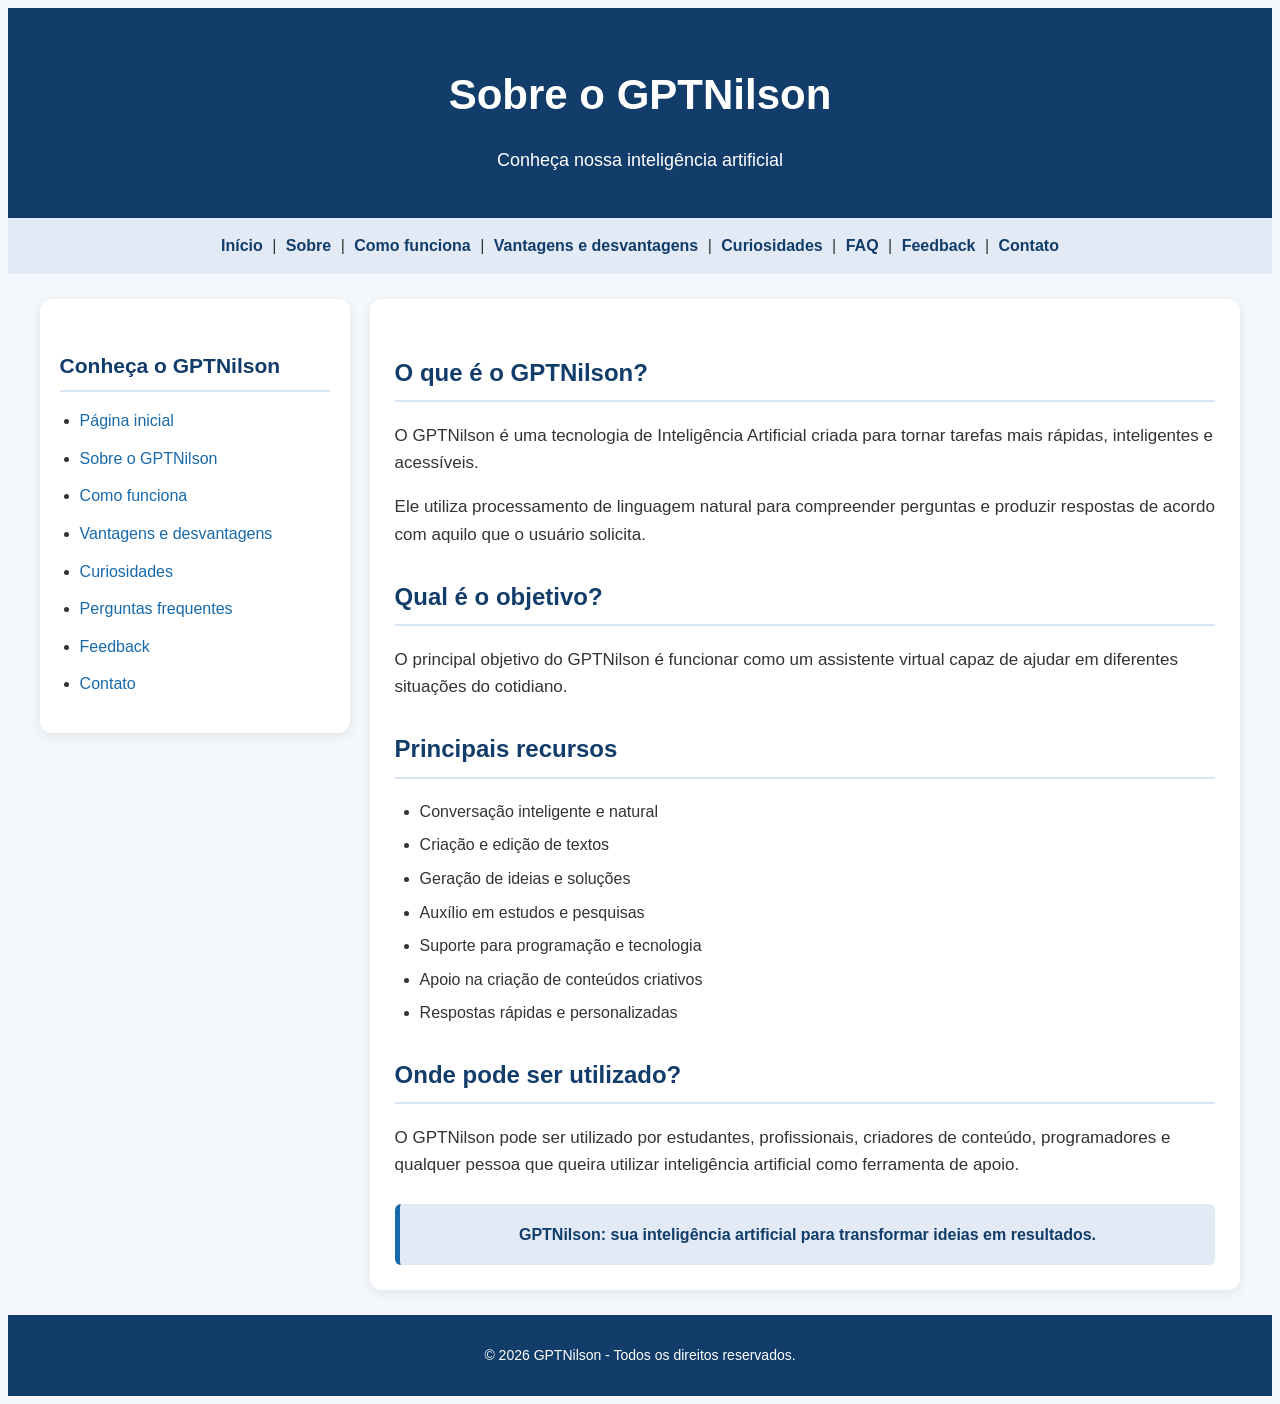
<file: about.html>
<!DOCTYPE html>
<html lang="pt-BR">
<head>
    <meta charset="UTF-8">
    <meta name="viewport" content="width=device-width, initial-scale=1.0">
    <title>Sobre o GPTNilson</title>
    <link rel="stylesheet" href="style.css">
</head>

<body>

    <header>
        <h1>Sobre o GPTNilson</h1>
        <p>Conheça nossa inteligência artificial</p>
    </header>

    <nav>
        <a href="index.html">Início</a> |
        <a href="about.html">Sobre</a> |
        <a href="como-funciona.html">Como funciona</a> |
        <a href="vantagens.html">Vantagens e desvantagens</a> |
        <a href="curiosidades.html">Curiosidades</a> |
        <a href="faq.html">FAQ</a> |
        <a href="feedback.html">Feedback</a> |
        <a href="contato.html">Contato</a>
    </nav>

    <div class="container">

        <aside>
            <h2>Conheça o GPTNilson</h2>
            <ul>
                <li><a href="index.html">Página inicial</a></li>
                <li><a href="about.html">Sobre o GPTNilson</a></li>
                <li><a href="como-funciona.html">Como funciona</a></li>
                <li><a href="vantagens.html">Vantagens e desvantagens</a></li>
                <li><a href="curiosidades.html">Curiosidades</a></li>
                <li><a href="faq.html">Perguntas frequentes</a></li>
                <li><a href="feedback.html">Feedback</a></li>
                <li><a href="contato.html">Contato</a></li>
            </ul>
        </aside>

        <main>

            <h2>O que é o GPTNilson?</h2>

            <p>
                O GPTNilson é uma tecnologia de Inteligência Artificial criada
                para tornar tarefas mais rápidas, inteligentes e acessíveis.
            </p>

            <p>
                Ele utiliza processamento de linguagem natural para compreender
                perguntas e produzir respostas de acordo com aquilo que o usuário
                solicita.
            </p>

            <h2>Qual é o objetivo?</h2>

            <p>
                O principal objetivo do GPTNilson é funcionar como um assistente
                virtual capaz de ajudar em diferentes situações do cotidiano.
            </p>

            <h2>Principais recursos</h2>

            <ul>
                <li>Conversação inteligente e natural</li>
                <li>Criação e edição de textos</li>
                <li>Geração de ideias e soluções</li>
                <li>Auxílio em estudos e pesquisas</li>
                <li>Suporte para programação e tecnologia</li>
                <li>Apoio na criação de conteúdos criativos</li>
                <li>Respostas rápidas e personalizadas</li>
            </ul>

            <h2>Onde pode ser utilizado?</h2>

            <p>
                O GPTNilson pode ser utilizado por estudantes, profissionais,
                criadores de conteúdo, programadores e qualquer pessoa que queira
                utilizar inteligência artificial como ferramenta de apoio.
            </p>

            <div class="destaque">
                GPTNilson: sua inteligência artificial para transformar
                ideias em resultados.
            </div>

        </main>

    </div>

    <footer>
        <p>&copy; 2026 GPTNilson - Todos os direitos reservados.</p>
    </footer>

</body>
</html>
</file>
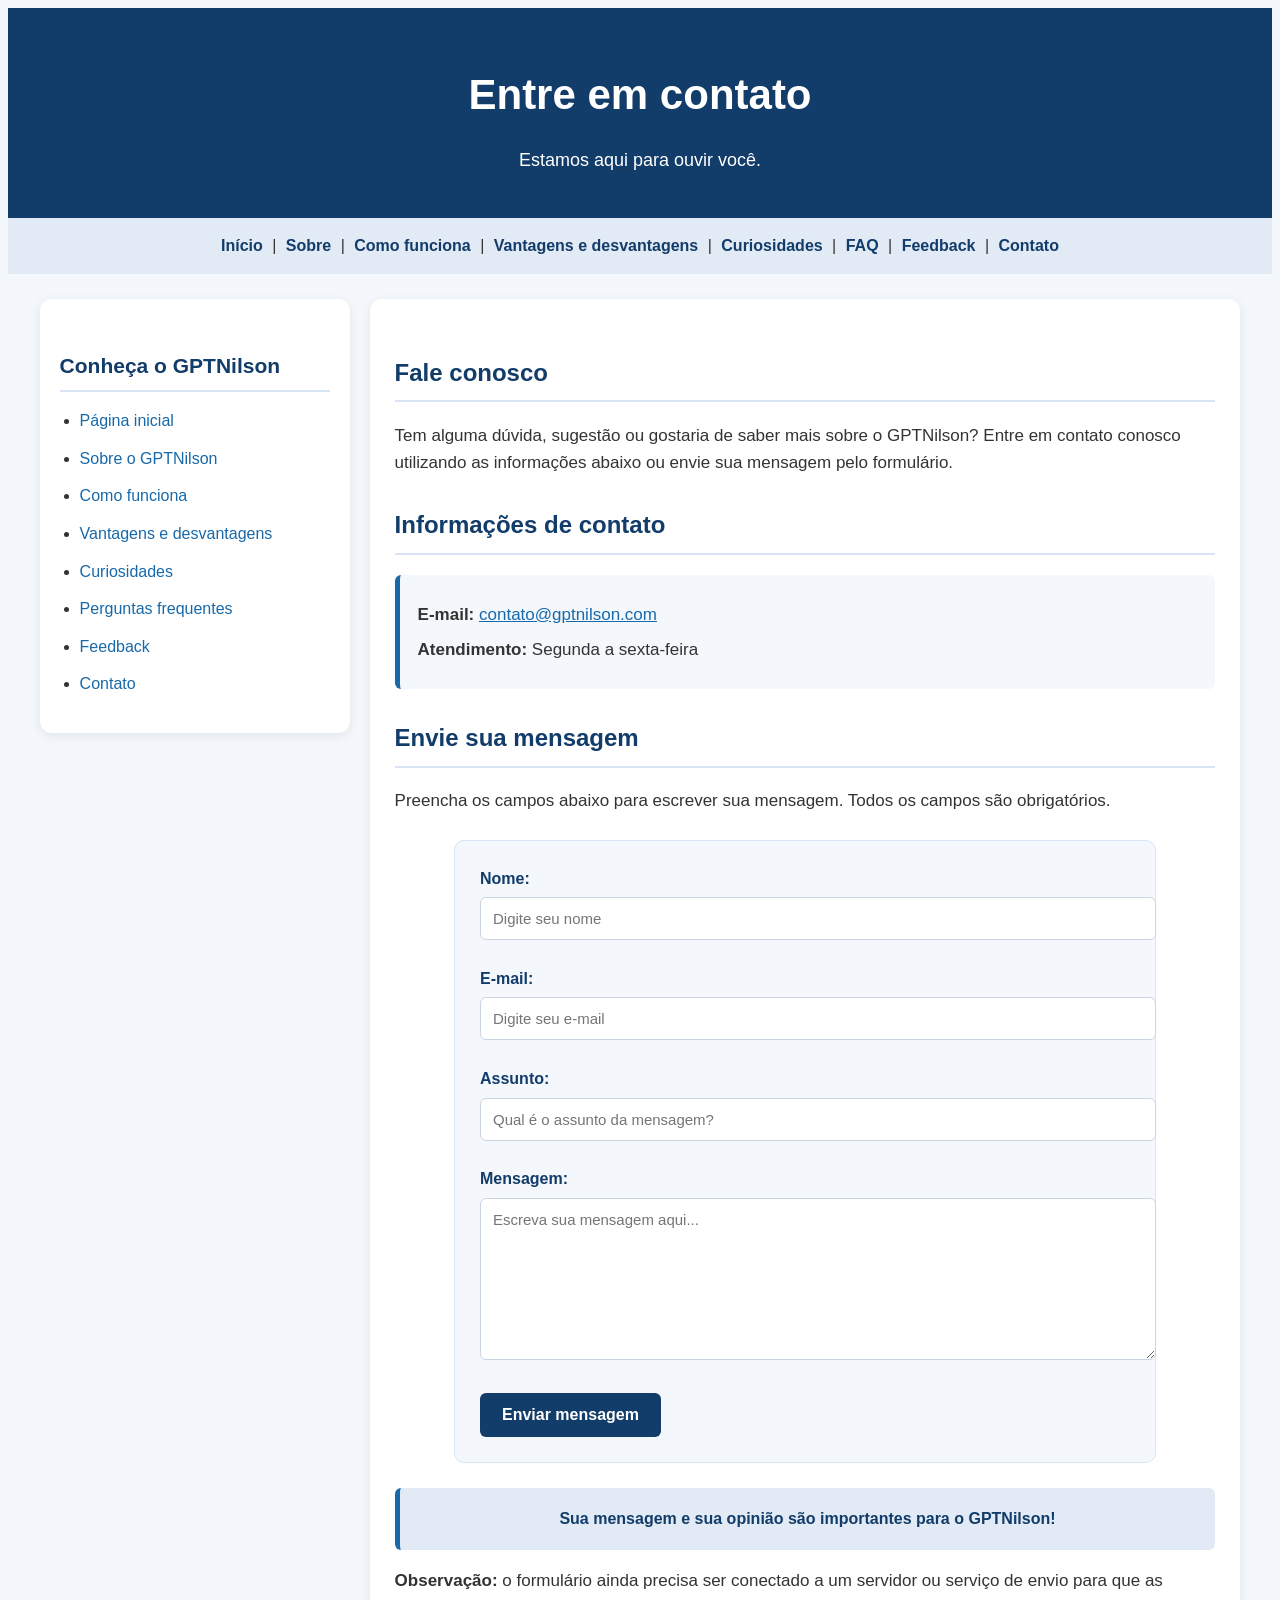
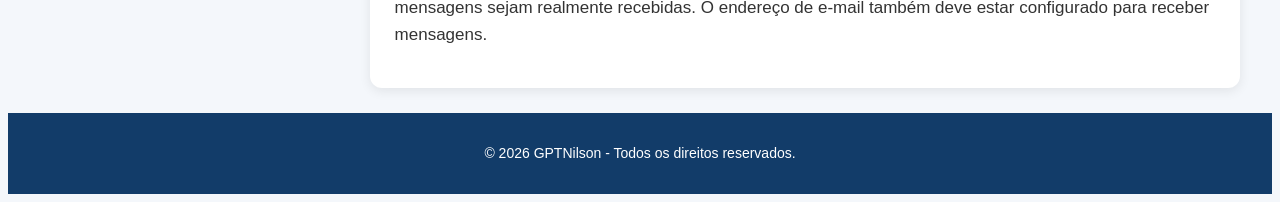
<file: contato.html>
<!DOCTYPE html>
<html lang="pt-BR">
<head>
    <meta charset="UTF-8">
    <meta name="viewport" content="width=device-width, initial-scale=1.0">
    <title>Contato - GPTNilson</title>
    <link rel="stylesheet" href="style.css">
</head>

<body>

    <header>
        <h1>Entre em contato</h1>
        <p>Estamos aqui para ouvir você.</p>
    </header>

    <nav>
        <a href="index.html">Início</a> |
        <a href="about.html">Sobre</a> |
        <a href="como-funciona.html">Como funciona</a> |
        <a href="vantagens.html">Vantagens e desvantagens</a> |
        <a href="curiosidades.html">Curiosidades</a> |
        <a href="faq.html">FAQ</a> |
        <a href="feedback.html">Feedback</a> |
        <a href="contato.html">Contato</a>
    </nav>

    <div class="container">

        <aside>
            <h2>Conheça o GPTNilson</h2>
            <ul>
                <li><a href="index.html">Página inicial</a></li>
                <li><a href="about.html">Sobre o GPTNilson</a></li>
                <li><a href="como-funciona.html">Como funciona</a></li>
                <li><a href="vantagens.html">Vantagens e desvantagens</a></li>
                <li><a href="curiosidades.html">Curiosidades</a></li>
                <li><a href="faq.html">Perguntas frequentes</a></li>
                <li><a href="feedback.html">Feedback</a></li>
                <li><a href="contato.html">Contato</a></li>
            </ul>
        </aside>

        <main>

            <h2>Fale conosco</h2>

            <p>
                Tem alguma dúvida, sugestão ou gostaria de saber mais sobre
                o GPTNilson? Entre em contato conosco utilizando as informações
                abaixo ou envie sua mensagem pelo formulário.
            </p>

            <h2>Informações de contato</h2>

            <div class="informacoes">

                <p>
                    <strong>E-mail:</strong>
                    <a href="mailto:contato@gptnilson.com">
                        contato@gptnilson.com
                    </a>
                </p>

                <p>
                    <strong>Atendimento:</strong>
                    Segunda a sexta-feira
                </p>

            </div>

            <h2>Envie sua mensagem</h2>

            <p>
                Preencha os campos abaixo para escrever sua mensagem.
                Todos os campos são obrigatórios.
            </p>

            <form action="#" method="post">

                <label for="nome">Nome:</label>
                <input
                    type="text"
                    id="nome"
                    name="nome"
                    placeholder="Digite seu nome"
                    autocomplete="name"
                    required
                >

                <br><br>

                <label for="email">E-mail:</label>
                <input
                    type="email"
                    id="email"
                    name="email"
                    placeholder="Digite seu e-mail"
                    autocomplete="email"
                    required
                >

                <br><br>

                <label for="assunto">Assunto:</label>
                <input
                    type="text"
                    id="assunto"
                    name="assunto"
                    placeholder="Qual é o assunto da mensagem?"
                    required
                >

                <br><br>

                <label for="mensagem">Mensagem:</label>
                <textarea
                    id="mensagem"
                    name="mensagem"
                    rows="8"
                    placeholder="Escreva sua mensagem aqui..."
                    required
                ></textarea>

                <br><br>

                <button type="submit">Enviar mensagem</button>

            </form>

            <div class="destaque">
                Sua mensagem e sua opinião são importantes para o GPTNilson!
            </div>

            <p>
                <strong>Observação:</strong> o formulário ainda precisa ser
                conectado a um servidor ou serviço de envio para que as mensagens
                sejam realmente recebidas. O endereço de e-mail também deve estar
                configurado para receber mensagens.
            </p>

        </main>

    </div>

    <footer>
        <p>&copy; 2026 GPTNilson - Todos os direitos reservados.</p>
    </footer>

</body>
</html>
</file>
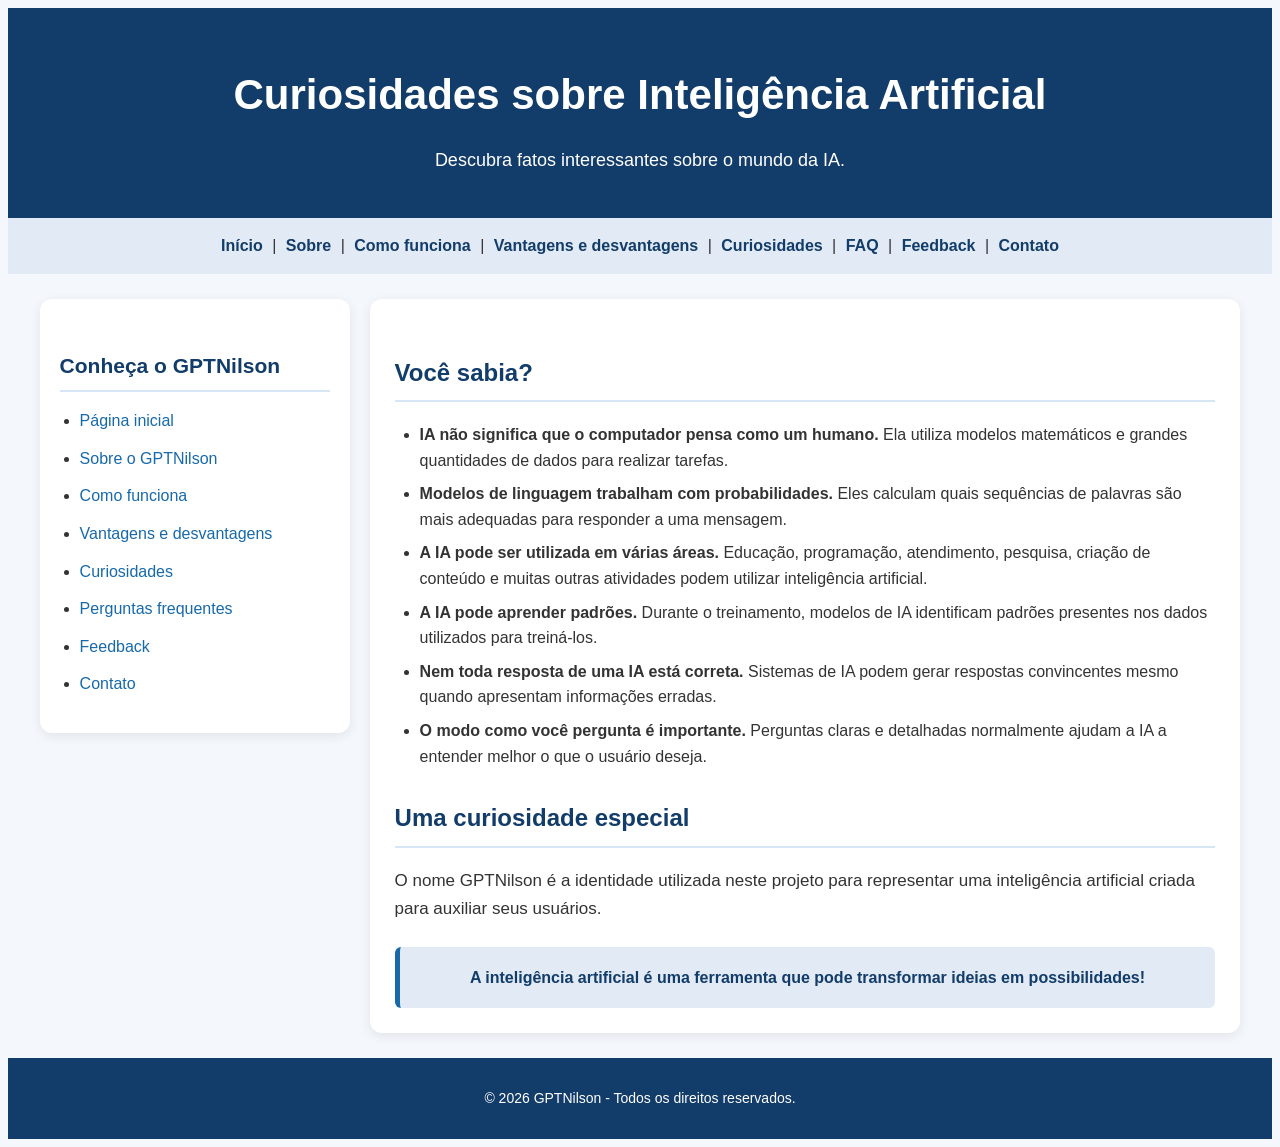
<file: curiosidades.html>
<!DOCTYPE html>
<html lang="pt-BR">
<head>
    <meta charset="UTF-8">
    <meta name="viewport" content="width=device-width, initial-scale=1.0">
    <title>Curiosidades sobre Inteligência Artificial - GPTNilson</title>
    <link rel="stylesheet" href="style.css">
</head>

<body>

    <header>
        <h1>Curiosidades sobre Inteligência Artificial</h1>
        <p>Descubra fatos interessantes sobre o mundo da IA.</p>
    </header>

    <nav>
        <a href="index.html">Início</a> |
        <a href="about.html">Sobre</a> |
        <a href="como-funciona.html">Como funciona</a> |
        <a href="vantagens.html">Vantagens e desvantagens</a> |
        <a href="curiosidades.html">Curiosidades</a> |
        <a href="faq.html">FAQ</a> |
        <a href="feedback.html">Feedback</a> |
        <a href="contato.html">Contato</a>
    </nav>

    <div class="container">

        <aside>
            <h2>Conheça o GPTNilson</h2>
            <ul>
                <li><a href="index.html">Página inicial</a></li>
                <li><a href="about.html">Sobre o GPTNilson</a></li>
                <li><a href="como-funciona.html">Como funciona</a></li>
                <li><a href="vantagens.html">Vantagens e desvantagens</a></li>
                <li><a href="curiosidades.html">Curiosidades</a></li>
                <li><a href="faq.html">Perguntas frequentes</a></li>
                <li><a href="feedback.html">Feedback</a></li>
                <li><a href="contato.html">Contato</a></li>
            </ul>
        </aside>

        <main>

            <h2>Você sabia?</h2>

            <ul>
                <li>
                    <strong>IA não significa que o computador pensa como um humano.</strong>
                    Ela utiliza modelos matemáticos e grandes quantidades de dados
                    para realizar tarefas.
                </li>

                <li>
                    <strong>Modelos de linguagem trabalham com probabilidades.</strong>
                    Eles calculam quais sequências de palavras são mais adequadas
                    para responder a uma mensagem.
                </li>

                <li>
                    <strong>A IA pode ser utilizada em várias áreas.</strong>
                    Educação, programação, atendimento, pesquisa, criação de conteúdo
                    e muitas outras atividades podem utilizar inteligência artificial.
                </li>

                <li>
                    <strong>A IA pode aprender padrões.</strong>
                    Durante o treinamento, modelos de IA identificam padrões presentes
                    nos dados utilizados para treiná-los.
                </li>

                <li>
                    <strong>Nem toda resposta de uma IA está correta.</strong>
                    Sistemas de IA podem gerar respostas convincentes mesmo quando
                    apresentam informações erradas.
                </li>

                <li>
                    <strong>O modo como você pergunta é importante.</strong>
                    Perguntas claras e detalhadas normalmente ajudam a IA a entender
                    melhor o que o usuário deseja.
                </li>
            </ul>

            <h2>Uma curiosidade especial</h2>

            <p>
                O nome GPTNilson é a identidade utilizada neste projeto para
                representar uma inteligência artificial criada para auxiliar
                seus usuários.
            </p>

            <div class="destaque">
                A inteligência artificial é uma ferramenta que pode transformar
                ideias em possibilidades!
            </div>

        </main>

    </div>

    <footer>
        <p>&copy; 2026 GPTNilson - Todos os direitos reservados.</p>
    </footer>

</body>
</html>
</file>
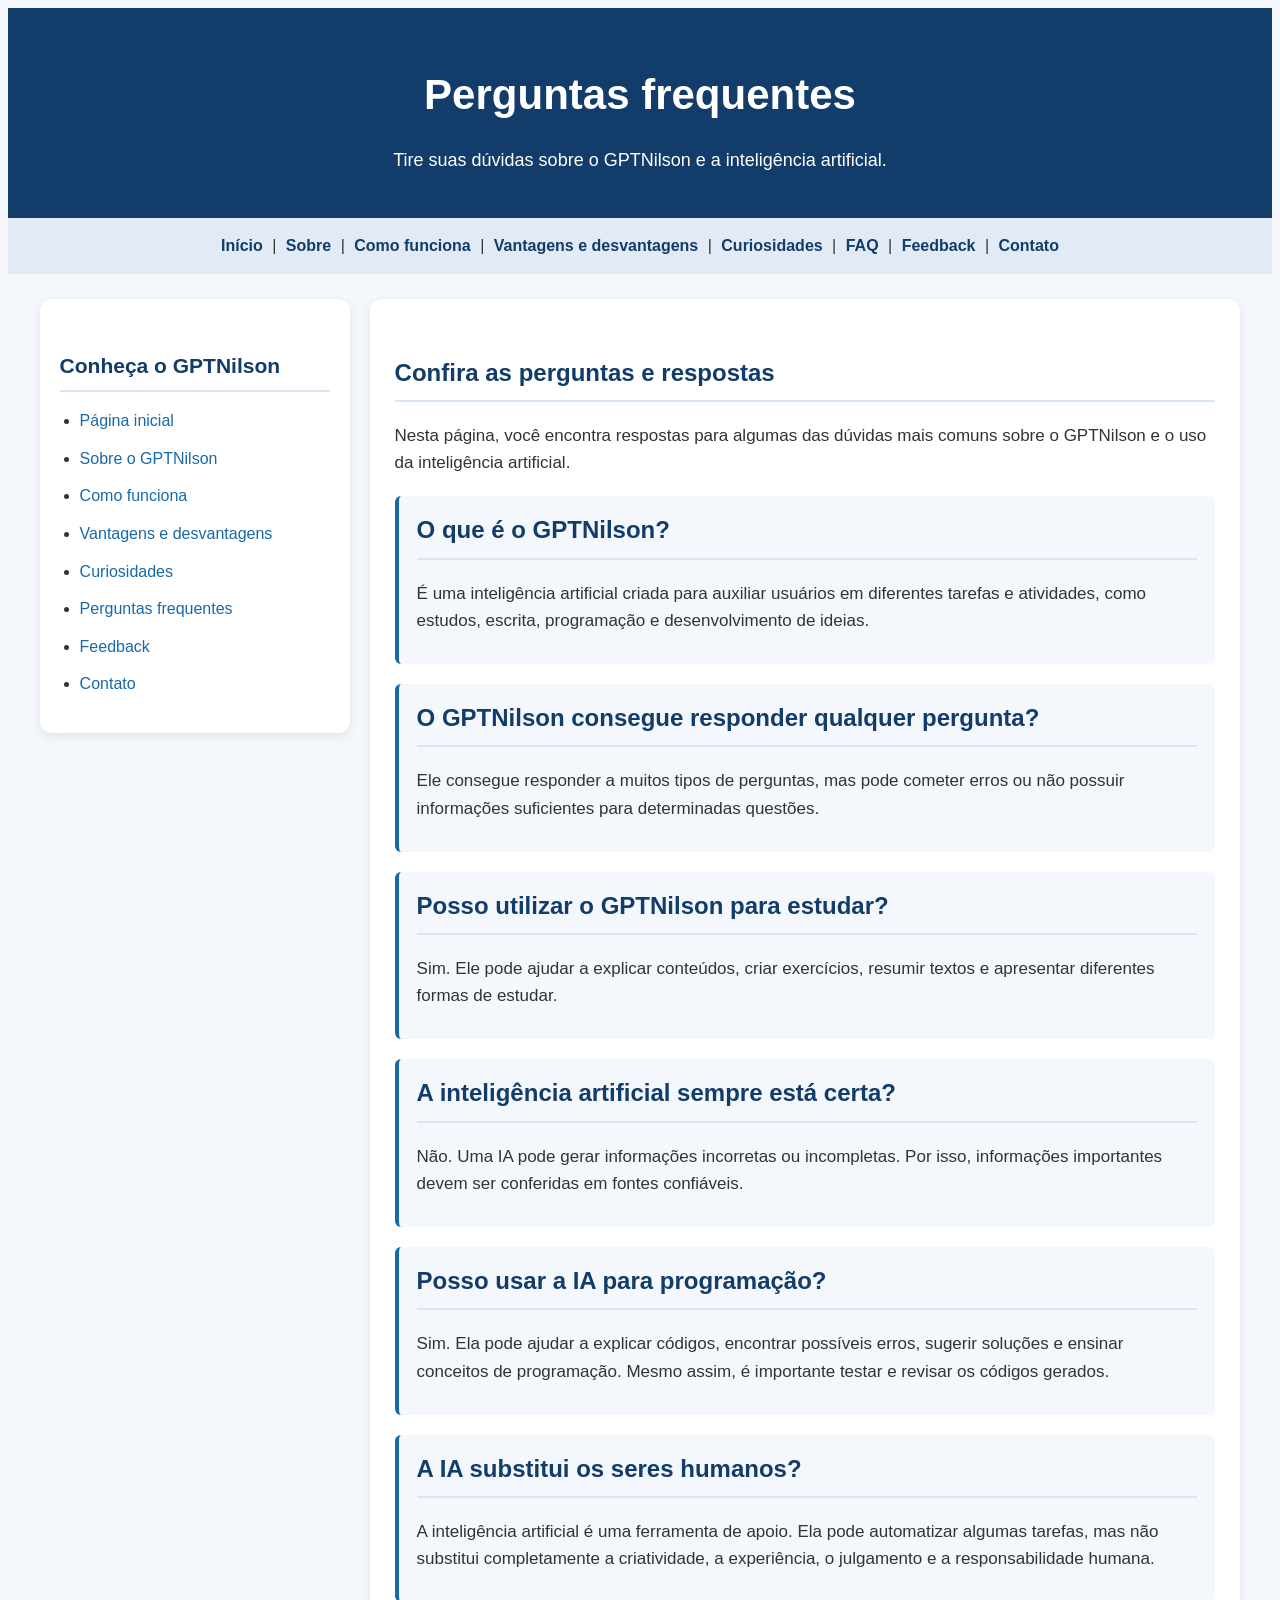
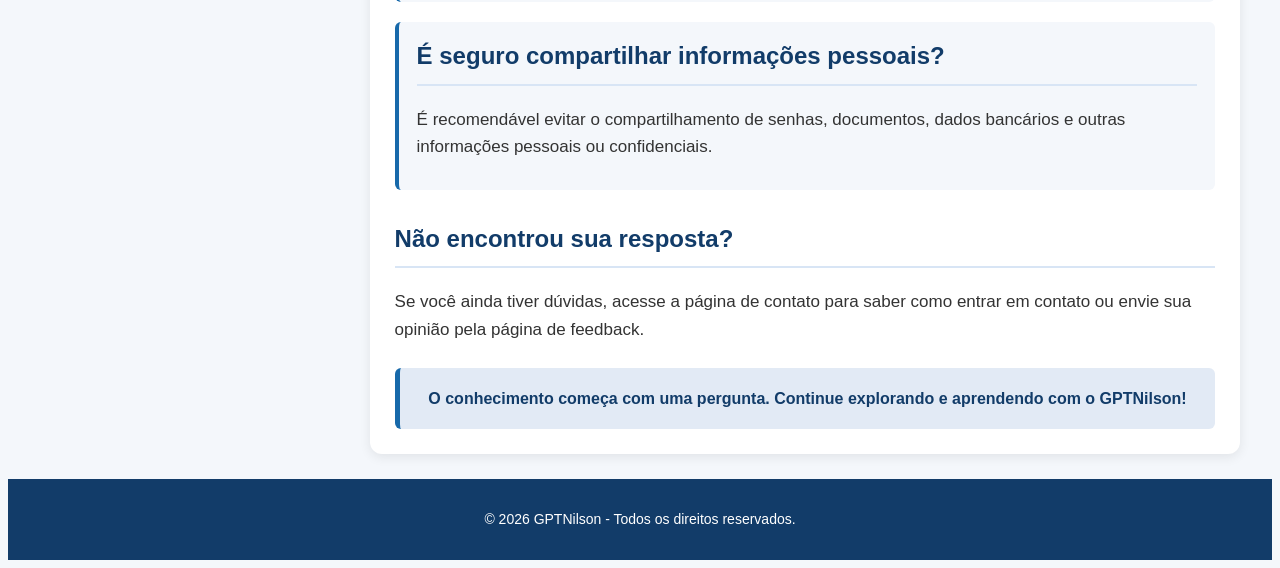
<file: faq.html>
<!DOCTYPE html>
<html lang="pt-BR">
<head>
    <meta charset="UTF-8">
    <meta name="viewport" content="width=device-width, initial-scale=1.0">
    <title>Perguntas frequentes - GPTNilson</title>
    <link rel="stylesheet" href="style.css">
</head>

<body>

    <header>
        <h1>Perguntas frequentes</h1>
        <p>Tire suas dúvidas sobre o GPTNilson e a inteligência artificial.</p>
    </header>

    <nav>
        <a href="index.html">Início</a> |
        <a href="about.html">Sobre</a> |
        <a href="como-funciona.html">Como funciona</a> |
        <a href="vantagens.html">Vantagens e desvantagens</a> |
        <a href="curiosidades.html">Curiosidades</a> |
        <a href="faq.html">FAQ</a> |
        <a href="feedback.html">Feedback</a> |
        <a href="contato.html">Contato</a>
    </nav>

    <div class="container">

        <aside>
            <h2>Conheça o GPTNilson</h2>
            <ul>
                <li><a href="index.html">Página inicial</a></li>
                <li><a href="about.html">Sobre o GPTNilson</a></li>
                <li><a href="como-funciona.html">Como funciona</a></li>
                <li><a href="vantagens.html">Vantagens e desvantagens</a></li>
                <li><a href="curiosidades.html">Curiosidades</a></li>
                <li><a href="faq.html">Perguntas frequentes</a></li>
                <li><a href="feedback.html">Feedback</a></li>
                <li><a href="contato.html">Contato</a></li>
            </ul>
        </aside>

        <main>

            <h2>Confira as perguntas e respostas</h2>

            <p>
                Nesta página, você encontra respostas para algumas das dúvidas
                mais comuns sobre o GPTNilson e o uso da inteligência artificial.
            </p>

            <div class="pergunta">
                <h2>O que é o GPTNilson?</h2>
                <p>
                    É uma inteligência artificial criada para auxiliar usuários
                    em diferentes tarefas e atividades, como estudos, escrita,
                    programação e desenvolvimento de ideias.
                </p>
            </div>

            <div class="pergunta">
                <h2>O GPTNilson consegue responder qualquer pergunta?</h2>
                <p>
                    Ele consegue responder a muitos tipos de perguntas, mas pode
                    cometer erros ou não possuir informações suficientes para
                    determinadas questões.
                </p>
            </div>

            <div class="pergunta">
                <h2>Posso utilizar o GPTNilson para estudar?</h2>
                <p>
                    Sim. Ele pode ajudar a explicar conteúdos, criar exercícios,
                    resumir textos e apresentar diferentes formas de estudar.
                </p>
            </div>

            <div class="pergunta">
                <h2>A inteligência artificial sempre está certa?</h2>
                <p>
                    Não. Uma IA pode gerar informações incorretas ou incompletas.
                    Por isso, informações importantes devem ser conferidas em
                    fontes confiáveis.
                </p>
            </div>

            <div class="pergunta">
                <h2>Posso usar a IA para programação?</h2>
                <p>
                    Sim. Ela pode ajudar a explicar códigos, encontrar possíveis
                    erros, sugerir soluções e ensinar conceitos de programação.
                    Mesmo assim, é importante testar e revisar os códigos gerados.
                </p>
            </div>

            <div class="pergunta">
                <h2>A IA substitui os seres humanos?</h2>
                <p>
                    A inteligência artificial é uma ferramenta de apoio. Ela pode
                    automatizar algumas tarefas, mas não substitui completamente
                    a criatividade, a experiência, o julgamento e a responsabilidade
                    humana.
                </p>
            </div>

            <div class="pergunta">
                <h2>É seguro compartilhar informações pessoais?</h2>
                <p>
                    É recomendável evitar o compartilhamento de senhas, documentos,
                    dados bancários e outras informações pessoais ou confidenciais.
                </p>
            </div>

            <h2>Não encontrou sua resposta?</h2>

            <p>
                Se você ainda tiver dúvidas, acesse a página de contato para
                saber como entrar em contato ou envie sua opinião pela página
                de feedback.
            </p>

            <div class="destaque">
                O conhecimento começa com uma pergunta. Continue explorando
                e aprendendo com o GPTNilson!
            </div>

        </main>

    </div>

    <footer>
        <p>&copy; 2026 GPTNilson - Todos os direitos reservados.</p>
    </footer>

</body>
</html>
</file>
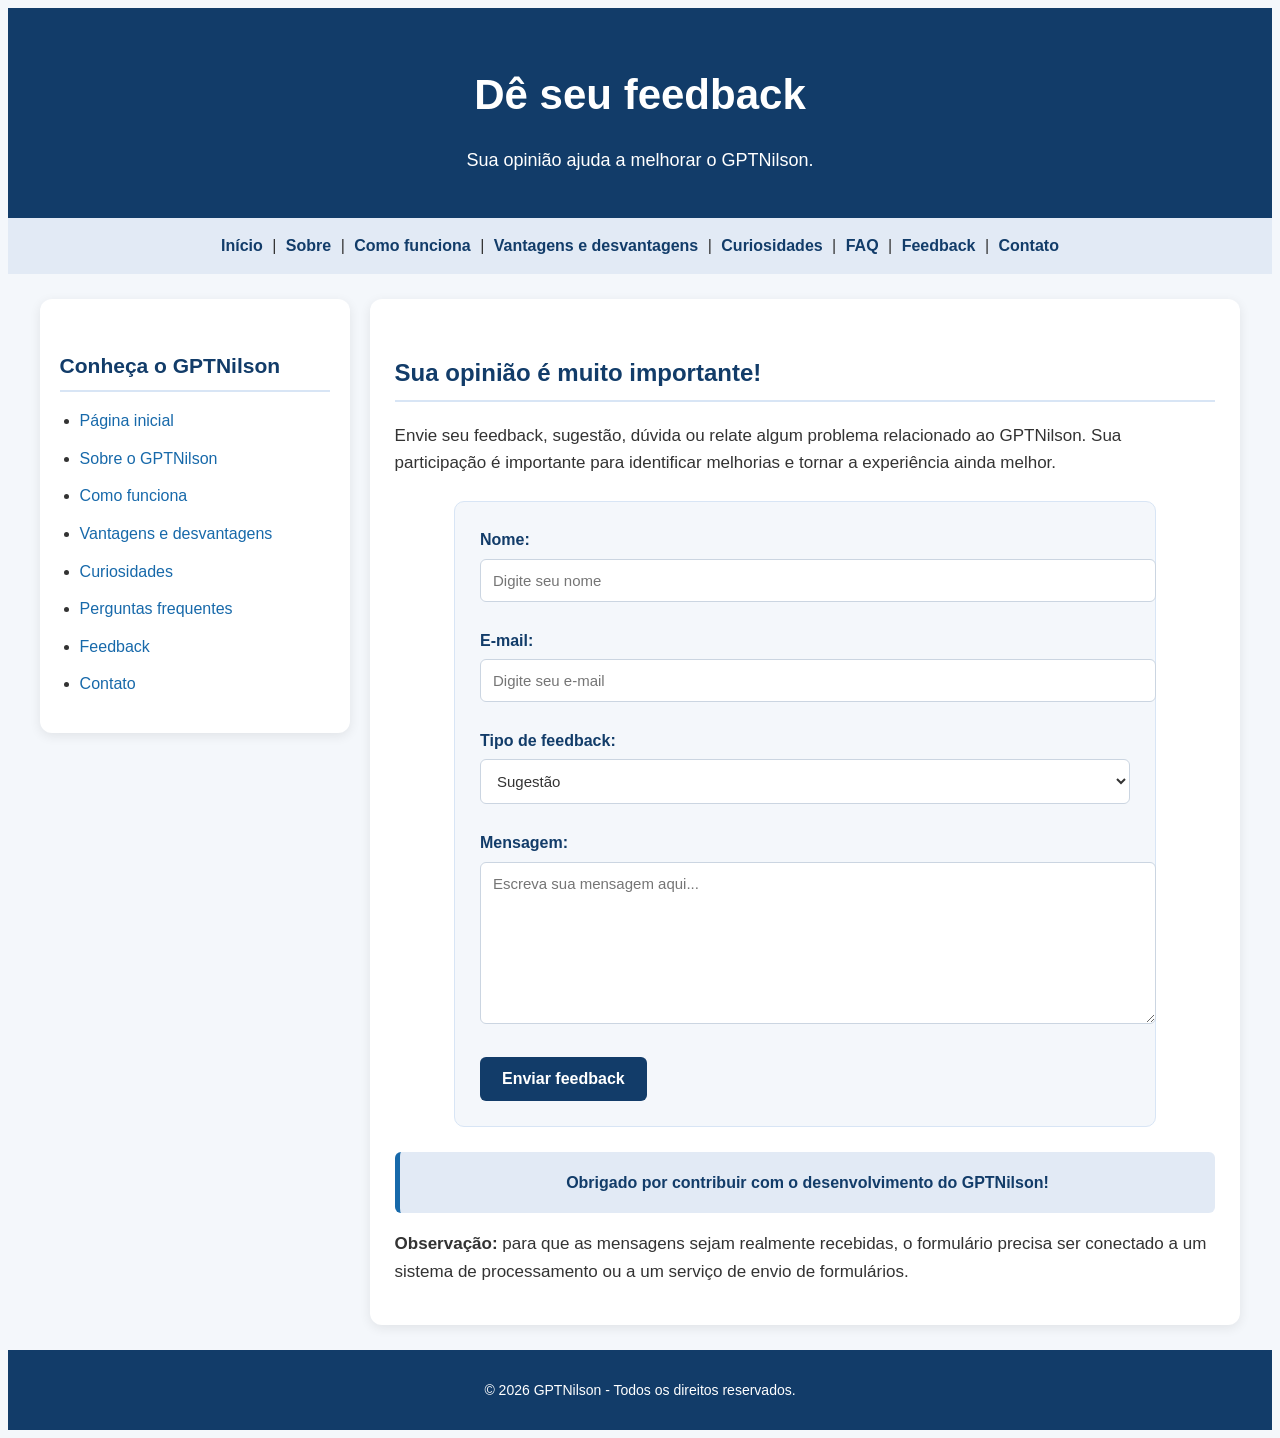
<file: feedback.html>
<!DOCTYPE html>
<html lang="pt-BR">
<head>
    <meta charset="UTF-8">
    <meta name="viewport" content="width=device-width, initial-scale=1.0">
    <title>Feedback - GPTNilson</title>
    <link rel="stylesheet" href="style.css">
</head>

<body>

    <header>
        <h1>Dê seu feedback</h1>
        <p>Sua opinião ajuda a melhorar o GPTNilson.</p>
    </header>

    <nav>
        <a href="index.html">Início</a> |
        <a href="about.html">Sobre</a> |
        <a href="como-funciona.html">Como funciona</a> |
        <a href="vantagens.html">Vantagens e desvantagens</a> |
        <a href="curiosidades.html">Curiosidades</a> |
        <a href="faq.html">FAQ</a> |
        <a href="feedback.html">Feedback</a> |
        <a href="contato.html">Contato</a>
    </nav>

    <div class="container">

        <aside>
            <h2>Conheça o GPTNilson</h2>
            <ul>
                <li><a href="index.html">Página inicial</a></li>
                <li><a href="about.html">Sobre o GPTNilson</a></li>
                <li><a href="como-funciona.html">Como funciona</a></li>
                <li><a href="vantagens.html">Vantagens e desvantagens</a></li>
                <li><a href="curiosidades.html">Curiosidades</a></li>
                <li><a href="faq.html">Perguntas frequentes</a></li>
                <li><a href="feedback.html">Feedback</a></li>
                <li><a href="contato.html">Contato</a></li>
            </ul>
        </aside>

        <main>

            <h2>Sua opinião é muito importante!</h2>

            <p>
                Envie seu feedback, sugestão, dúvida ou relate algum problema
                relacionado ao GPTNilson. Sua participação é importante para
                identificar melhorias e tornar a experiência ainda melhor.
            </p>

            <form action="#" method="post">

                <label for="nome">Nome:</label>
                <input
                    type="text"
                    id="nome"
                    name="nome"
                    placeholder="Digite seu nome"
                    autocomplete="name"
                >

                <br><br>

                <label for="email">E-mail:</label>
                <input
                    type="email"
                    id="email"
                    name="email"
                    placeholder="Digite seu e-mail"
                    autocomplete="email"
                >

                <br><br>

                <label for="tipo">Tipo de feedback:</label>
                <select id="tipo" name="tipo" required>
                    <option value="sugestao">Sugestão</option>
                    <option value="duvida">Dúvida</option>
                    <option value="problema">Relatar problema</option>
                    <option value="elogio">Elogio</option>
                    <option value="outro">Outro</option>
                </select>

                <br><br>

                <label for="mensagem">Mensagem:</label>
                <textarea
                    id="mensagem"
                    name="mensagem"
                    rows="8"
                    placeholder="Escreva sua mensagem aqui..."
                    required
                ></textarea>

                <br><br>

                <button type="submit">Enviar feedback</button>

            </form>

            <div class="destaque">
                Obrigado por contribuir com o desenvolvimento do GPTNilson!
            </div>

            <p>
                <strong>Observação:</strong> para que as mensagens sejam realmente
                recebidas, o formulário precisa ser conectado a um sistema de
                processamento ou a um serviço de envio de formulários.
            </p>

        </main>

    </div>

    <footer>
        <p>&copy; 2026 GPTNilson - Todos os direitos reservados.</p>
    </footer>

</body>
</html>
</file>
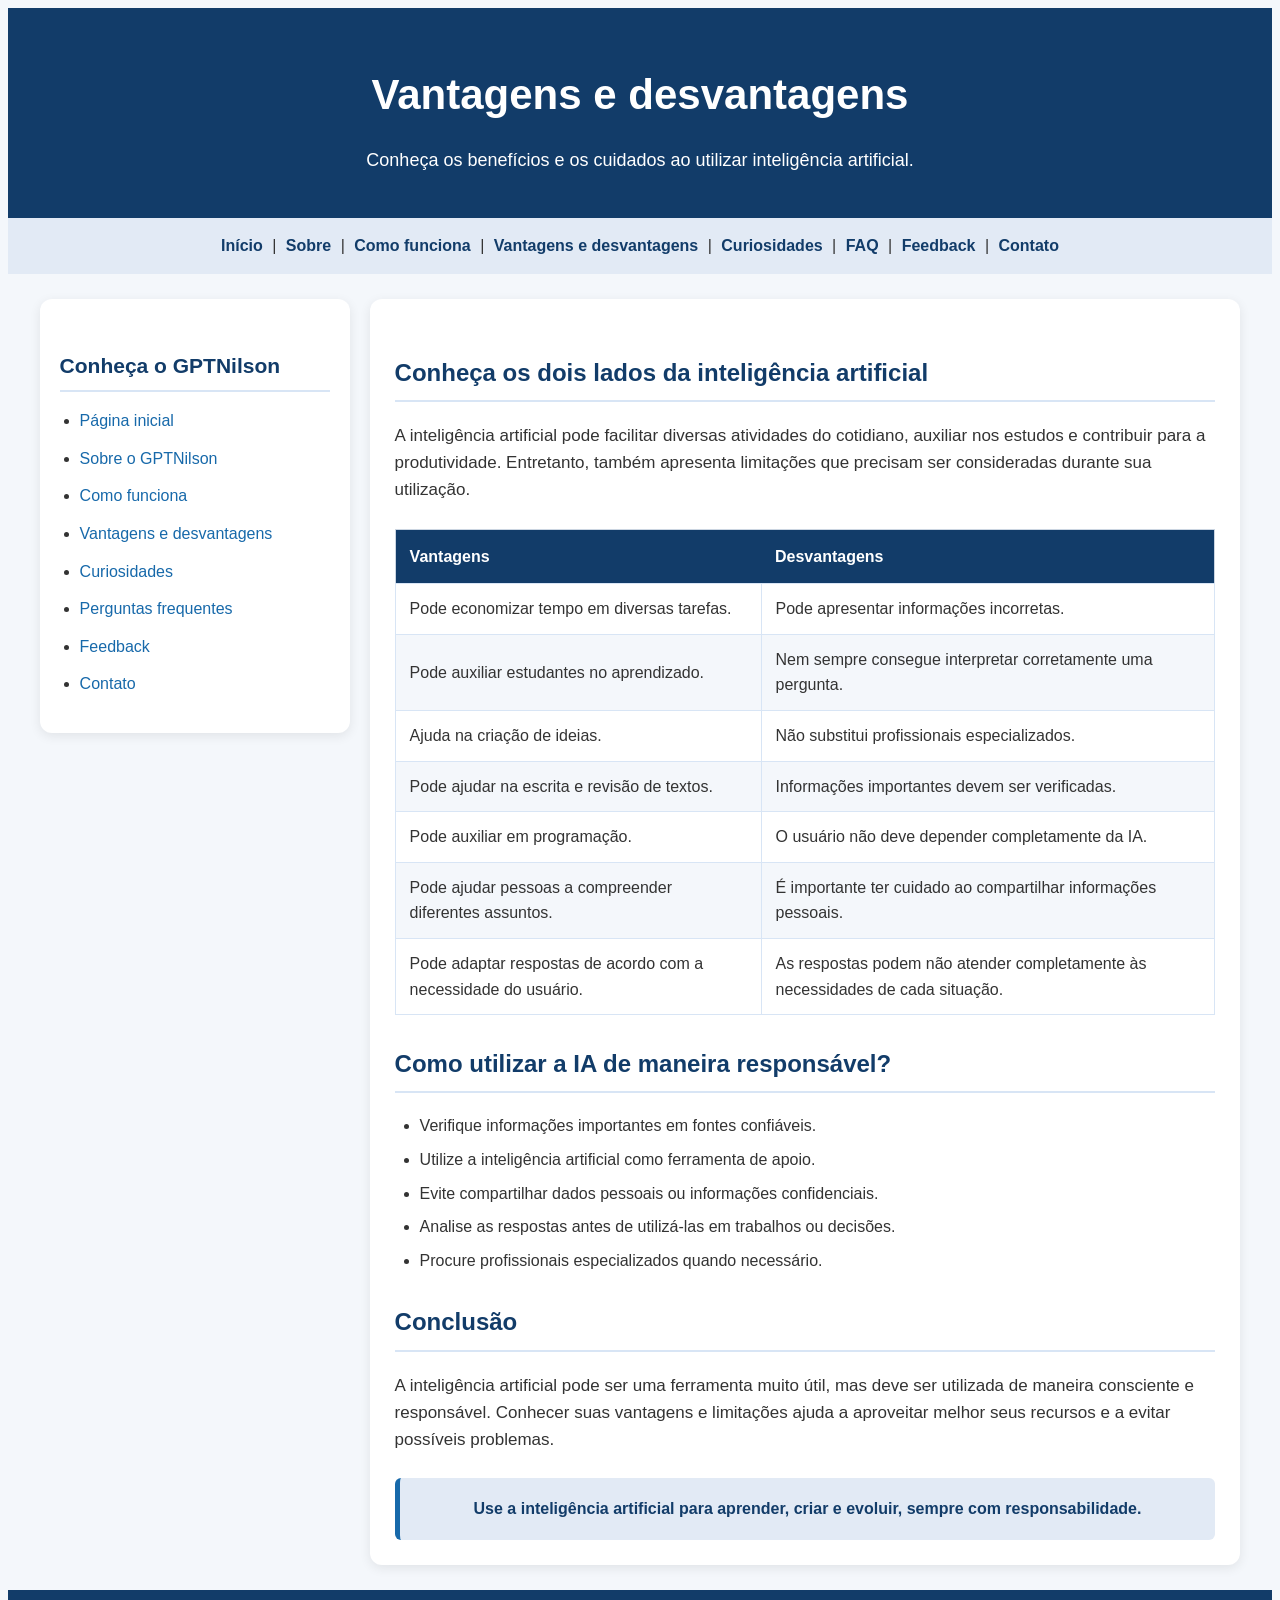
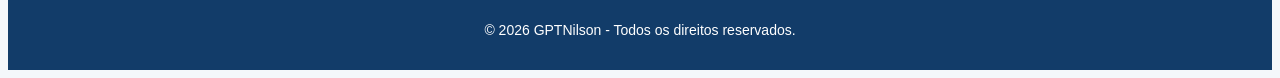
<file: vantagens.html>
<!DOCTYPE html>
<html lang="pt-BR">
<head>
    <meta charset="UTF-8">
    <meta name="viewport" content="width=device-width, initial-scale=1.0">
    <title>Vantagens e desvantagens - GPTNilson</title>
    <link rel="stylesheet" href="style.css">
</head>

<body>

    <header>
        <h1>Vantagens e desvantagens</h1>
        <p>Conheça os benefícios e os cuidados ao utilizar inteligência artificial.</p>
    </header>

    <nav>
        <a href="index.html">Início</a> |
        <a href="about.html">Sobre</a> |
        <a href="como-funciona.html">Como funciona</a> |
        <a href="vantagens.html">Vantagens e desvantagens</a> |
        <a href="curiosidades.html">Curiosidades</a> |
        <a href="faq.html">FAQ</a> |
        <a href="feedback.html">Feedback</a> |
        <a href="contato.html">Contato</a>
    </nav>

    <div class="container">

        <aside>
            <h2>Conheça o GPTNilson</h2>
            <ul>
                <li><a href="index.html">Página inicial</a></li>
                <li><a href="about.html">Sobre o GPTNilson</a></li>
                <li><a href="como-funciona.html">Como funciona</a></li>
                <li><a href="vantagens.html">Vantagens e desvantagens</a></li>
                <li><a href="curiosidades.html">Curiosidades</a></li>
                <li><a href="faq.html">Perguntas frequentes</a></li>
                <li><a href="feedback.html">Feedback</a></li>
                <li><a href="contato.html">Contato</a></li>
            </ul>
        </aside>

        <main>

            <h2>Conheça os dois lados da inteligência artificial</h2>

            <p>
                A inteligência artificial pode facilitar diversas atividades
                do cotidiano, auxiliar nos estudos e contribuir para a
                produtividade. Entretanto, também apresenta limitações que
                precisam ser consideradas durante sua utilização.
            </p>

            <div class="tabela-container">
                <table>
                    <thead>
                        <tr>
                            <th>Vantagens</th>
                            <th>Desvantagens</th>
                        </tr>
                    </thead>

                    <tbody>
                        <tr>
                            <td>Pode economizar tempo em diversas tarefas.</td>
                            <td>Pode apresentar informações incorretas.</td>
                        </tr>

                        <tr>
                            <td>Pode auxiliar estudantes no aprendizado.</td>
                            <td>Nem sempre consegue interpretar corretamente uma pergunta.</td>
                        </tr>

                        <tr>
                            <td>Ajuda na criação de ideias.</td>
                            <td>Não substitui profissionais especializados.</td>
                        </tr>

                        <tr>
                            <td>Pode ajudar na escrita e revisão de textos.</td>
                            <td>Informações importantes devem ser verificadas.</td>
                        </tr>

                        <tr>
                            <td>Pode auxiliar em programação.</td>
                            <td>O usuário não deve depender completamente da IA.</td>
                        </tr>

                        <tr>
                            <td>Pode ajudar pessoas a compreender diferentes assuntos.</td>
                            <td>É importante ter cuidado ao compartilhar informações pessoais.</td>
                        </tr>

                        <tr>
                            <td>Pode adaptar respostas de acordo com a necessidade do usuário.</td>
                            <td>As respostas podem não atender completamente às necessidades de cada situação.</td>
                        </tr>
                    </tbody>
                </table>
            </div>

            <h2>Como utilizar a IA de maneira responsável?</h2>

            <ul>
                <li>Verifique informações importantes em fontes confiáveis.</li>
                <li>Utilize a inteligência artificial como ferramenta de apoio.</li>
                <li>Evite compartilhar dados pessoais ou informações confidenciais.</li>
                <li>Analise as respostas antes de utilizá-las em trabalhos ou decisões.</li>
                <li>Procure profissionais especializados quando necessário.</li>
            </ul>

            <h2>Conclusão</h2>

            <p>
                A inteligência artificial pode ser uma ferramenta muito útil,
                mas deve ser utilizada de maneira consciente e responsável.
                Conhecer suas vantagens e limitações ajuda a aproveitar melhor
                seus recursos e a evitar possíveis problemas.
            </p>

            <div class="destaque">
                Use a inteligência artificial para aprender, criar e evoluir,
                sempre com responsabilidade.
            </div>

        </main>

    </div>

    <footer>
        <p>&copy; 2026 GPTNilson - Todos os direitos reservados.</p>
    </footer>

</body>
</html>
</file>
<file: style.css>
* CONFIGURAÇÕES GERAIS */

* {
    margin: 0;
    padding: 0;
    box-sizing: border-box;
}

body {
    font-family: Arial, Helvetica, sans-serif;
    background-color: #f4f7fb;
    color: #333333;
    line-height: 1.6;

    display: flex;
    flex-direction: column;
    min-height: 100vh;
}

/* CABEÇALHO */

header {
    background-color: #123c69;
    color: white;
    padding: 25px;
    text-align: center;
}

header h1 {
    font-size: 42px;
    margin-bottom: 5px;
}

header p {
    font-size: 18px;
}

/* MENU DE NAVEGAÇÃO */

nav {
    background-color: #e2eaf5;
    padding: 15px;
    text-align: center;
}

nav a {
    color: #123c69;
    text-decoration: none;
    font-weight: bold;
    margin: 5px;
}

nav a:hover {
    color: #007bff;
    text-decoration: underline;
}

/* ESTRUTURA PRINCIPAL */

.container {
    display: flex;
    gap: 20px;
    max-width: 1250px;
    width: 95%;
    margin: 25px auto;
    flex: 1;
    align-items: flex-start;
}

/* BARRA LATERAL */

aside {
    width: 270px;
    flex-shrink: 0;
    padding: 20px;
    background-color: white;
    border-radius: 12px;
    box-shadow: 0 3px 12px #00000015;
}

aside h2 {
    color: #123c69;
    font-size: 21px;
    margin-bottom: 15px;
}

aside ul {
    padding-left: 20px;
}

aside li {
    margin-bottom: 12px;
}

aside a {
    color: #1769aa;
    text-decoration: none;
}

aside a:hover {
    color: #004080;
    text-decoration: underline;
}

/* CONTEÚDO PRINCIPAL */

main {
    flex: 1;
    min-width: 0;
    padding: 25px;
    background-color: white;
    border-radius: 12px;
    box-shadow: 0 3px 12px #00000015;
}

main p {
    font-size: 17px;
    margin-bottom: 15px;
}

h2 {
    color: #123c69;
    border-bottom: 2px solid #d8e5f5;
    padding-bottom: 8px;
    margin-top: 30px;
}

main ul {
    padding-left: 25px;
}

main li {
    margin-bottom: 8px;
}

main a {
    color: #1769aa;
}

main a:hover {
    color: #004080;
}

/* IMAGEM PRINCIPAL */

.imagem-principal {
    text-align: center;
    padding: 10px;
}

.imagem-principal img {
    max-width: 90%;
    height: auto;
    border-radius: 12px;
    box-shadow: 0 4px 10px #00000025;
}

/* LINHA DIVISÓRIA */

hr {
    border: none;
    border-top: 1px solid #cbd5e1;
    margin: 20px auto;
}

/* RODAPÉ */

footer {
    background-color: #123c69;
    color: white;
    padding: 15px;
    text-align: center;
    font-size: 14px;
    margin-top: auto;
}

/* RESPONSIVIDADE */

@media (max-width: 800px) {

    .container {
        flex-direction: column;
        width: 95%;
    }

    aside {
        width: 100%;
    }

    main {
        width: 100%;
    }

}

@media (max-width: 600px) {

    header h1 {
        font-size: 32px;
    }

    nav a {
        display: inline-block;
        margin: 5px;
    }

    main {
        padding: 18px;
    }

}

/* DESTAQUES */

.destaque {
    background-color: #e2eaf5;
    color: #123c69;
    padding: 18px;
    border-left: 5px solid #1769aa;
    border-radius: 6px;
    font-weight: bold;
    text-align: center;
    margin-top: 25px;
}

/* PERGUNTAS FREQUENTES */

.pergunta {
    background-color: #f4f7fb;
    padding: 15px 18px;
    border-left: 4px solid #1769aa;
    border-radius: 6px;
    margin-top: 20px;
}

.pergunta h2 {
    margin-top: 0;
}

/* TABELAS */

.tabela-container {
    width: 100%;
    overflow-x: auto;
    margin: 25px 0;
}

table {
    width: 100%;
    border-collapse: collapse;
    background-color: white;
    border: 1px solid #cbd5e1;
}

th {
    background-color: #123c69;
    color: white;
    padding: 14px;
    text-align: left;
}

td {
    padding: 12px 14px;
    border: 1px solid #d8e5f5;
}

tbody tr:nth-child(even) {
    background-color: #f4f7fb;
}

tbody tr:hover {
    background-color: #e2eaf5;
}

/* FORMULÁRIOS */

form {
    max-width: 650px;
    margin: 25px auto;
    padding: 25px;
    background-color: #f4f7fb;
    border-radius: 10px;
    border: 1px solid #d8e5f5;
}

label {
    display: block;
    color: #123c69;
    font-weight: bold;
    margin-bottom: 6px;
}

input,
select,
textarea {
    width: 100%;
    padding: 12px;
    border: 1px solid #cbd5e1;
    border-radius: 6px;
    font-family: Arial, Helvetica, sans-serif;
    font-size: 15px;
    color: #333333;
    background-color: white;
}

input:focus,
select:focus,
textarea:focus {
    outline: none;
    border-color: #1769aa;
    box-shadow: 0 0 4px #1769aa50;
}

textarea {
    resize: vertical;
}

button {
    background-color: #123c69;
    color: white;
    padding: 13px 22px;
    border: none;
    border-radius: 6px;
    font-size: 16px;
    font-weight: bold;
    cursor: pointer;
    transition: background-color 0.3s;
}

button:hover {
    background-color: #1769aa;
}

/* INFORMAÇÕES DE CONTATO */

.informacoes {
    background-color: #f4f7fb;
    padding: 18px;
    border-left: 5px solid #1769aa;
    border-radius: 6px;
    margin: 20px 0;
}

.informacoes p {
    margin: 8px 0;
}

/* AJUSTES PARA CELULARES */

@media (max-width: 600px) {
    form {
        padding: 18px;
    }

    button {
        width: 100%;
    }

    th, td {
        padding: 10px;
        font-size: 14px;
    }
}
</file>
